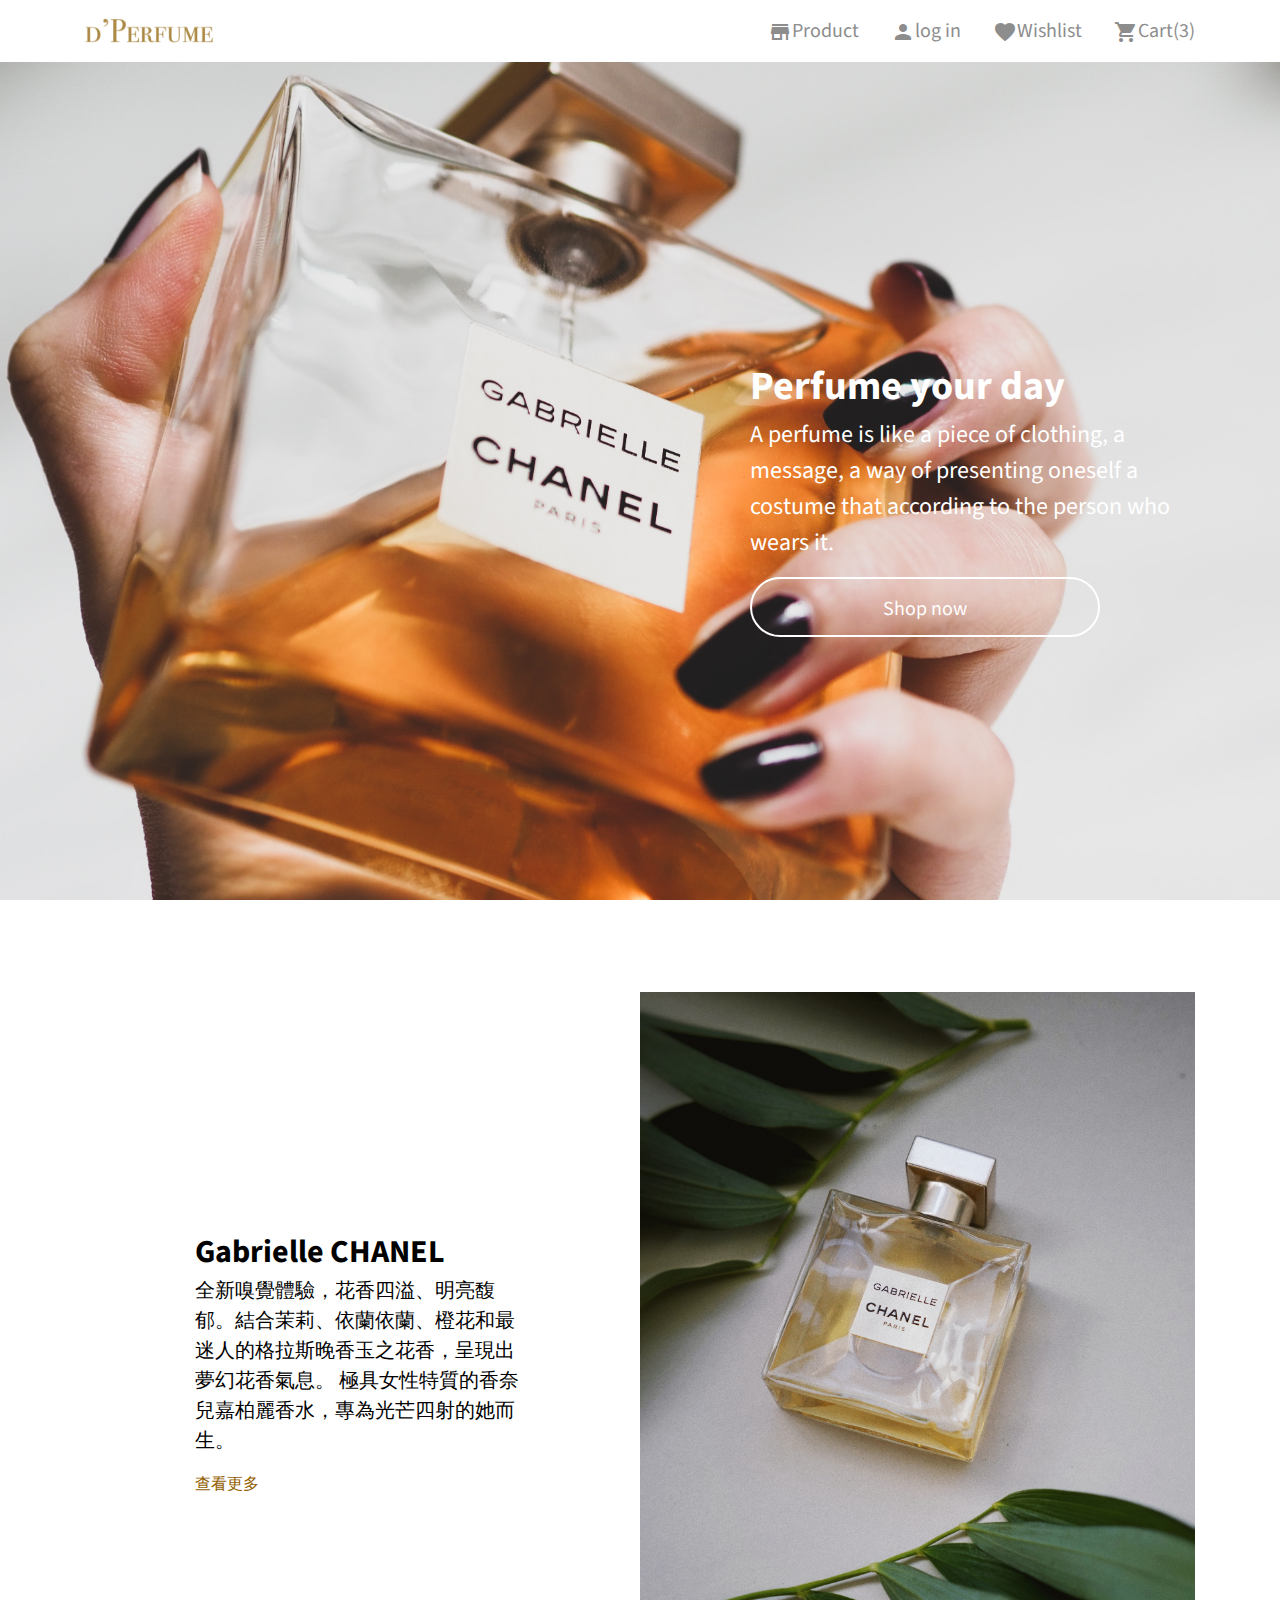
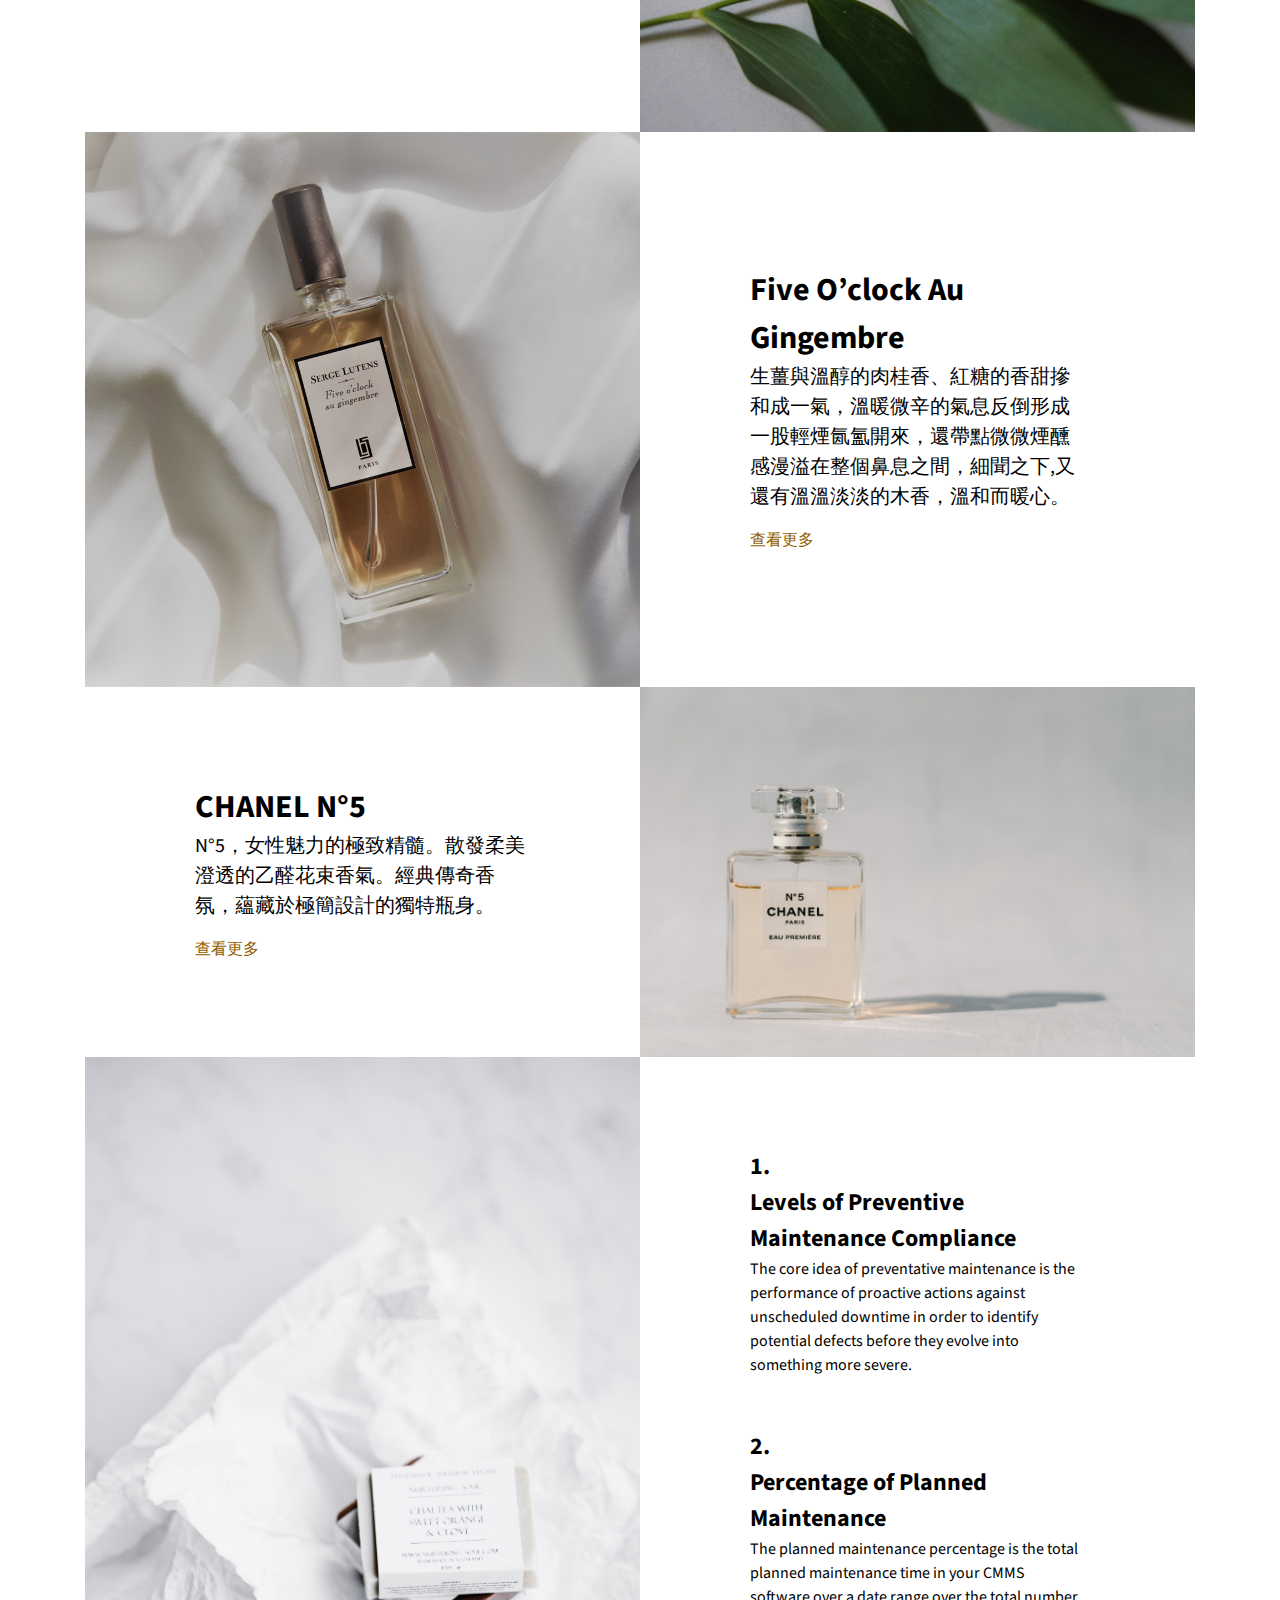
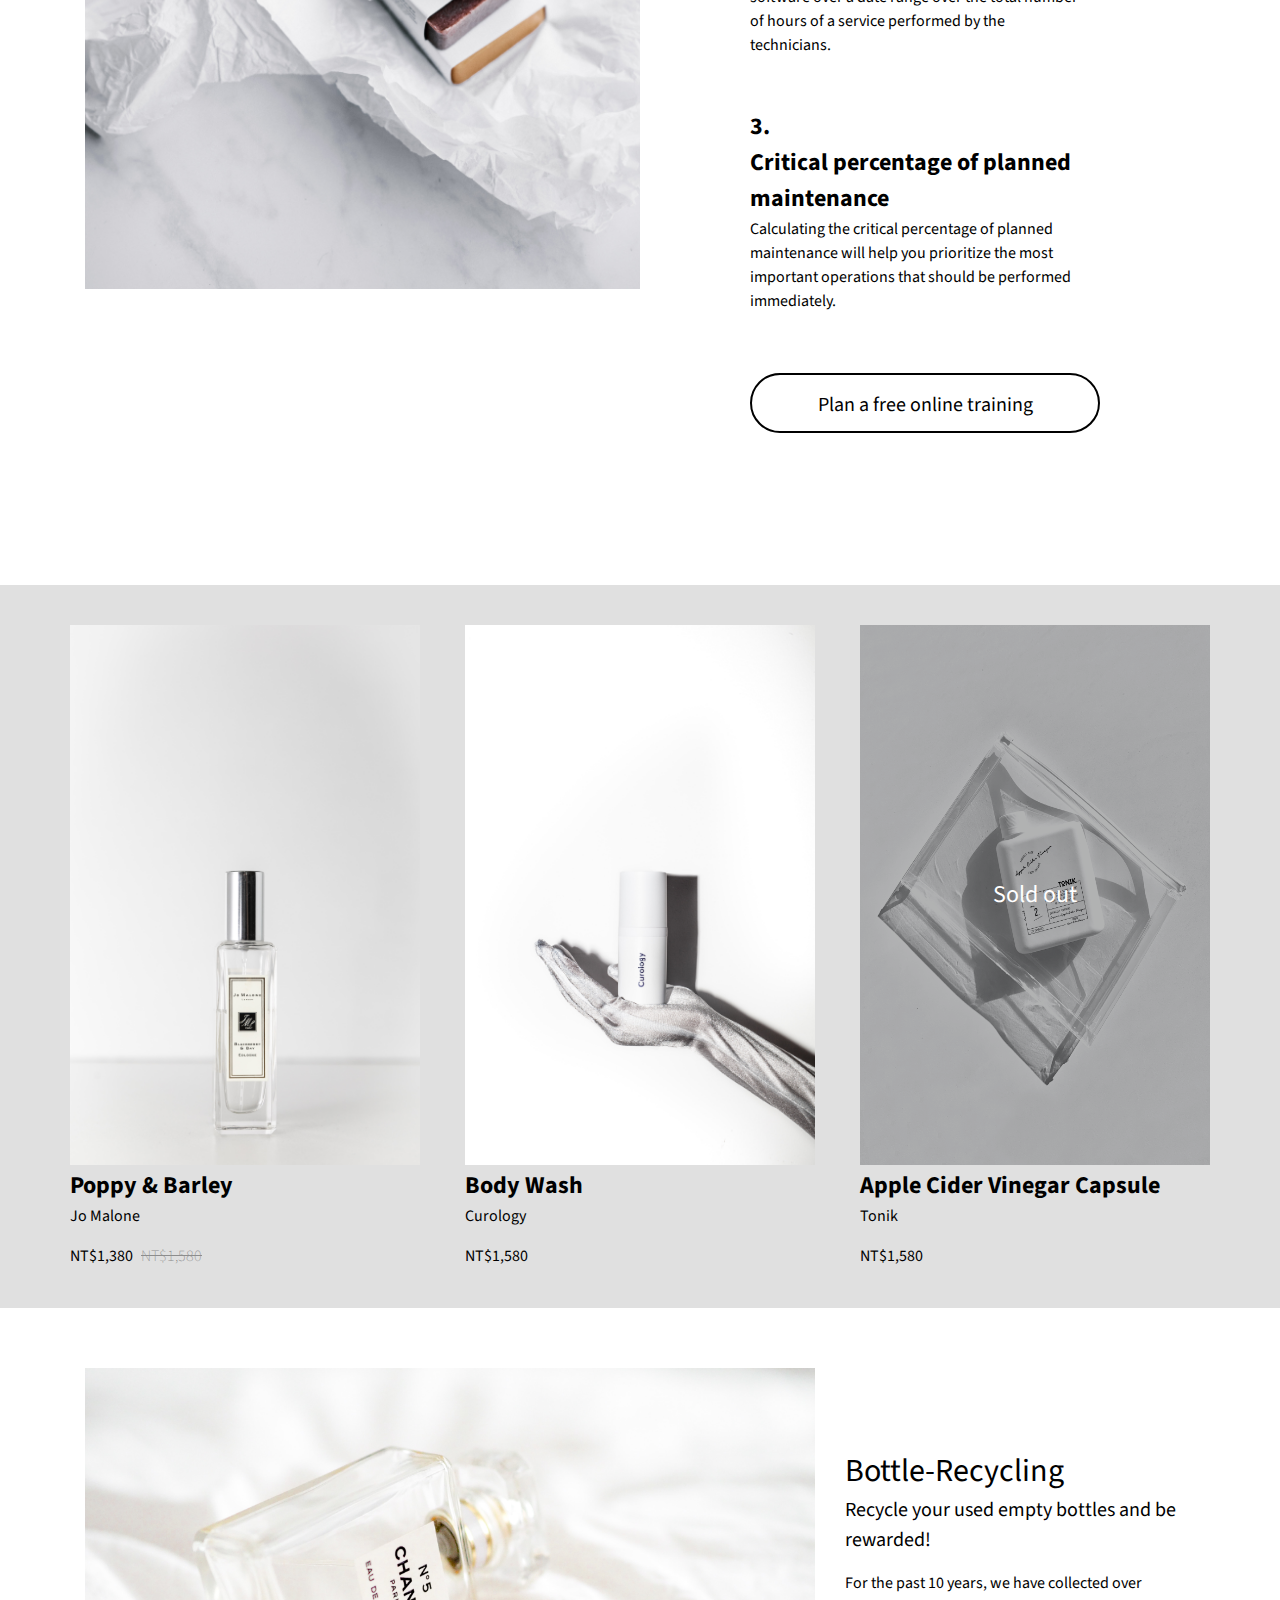
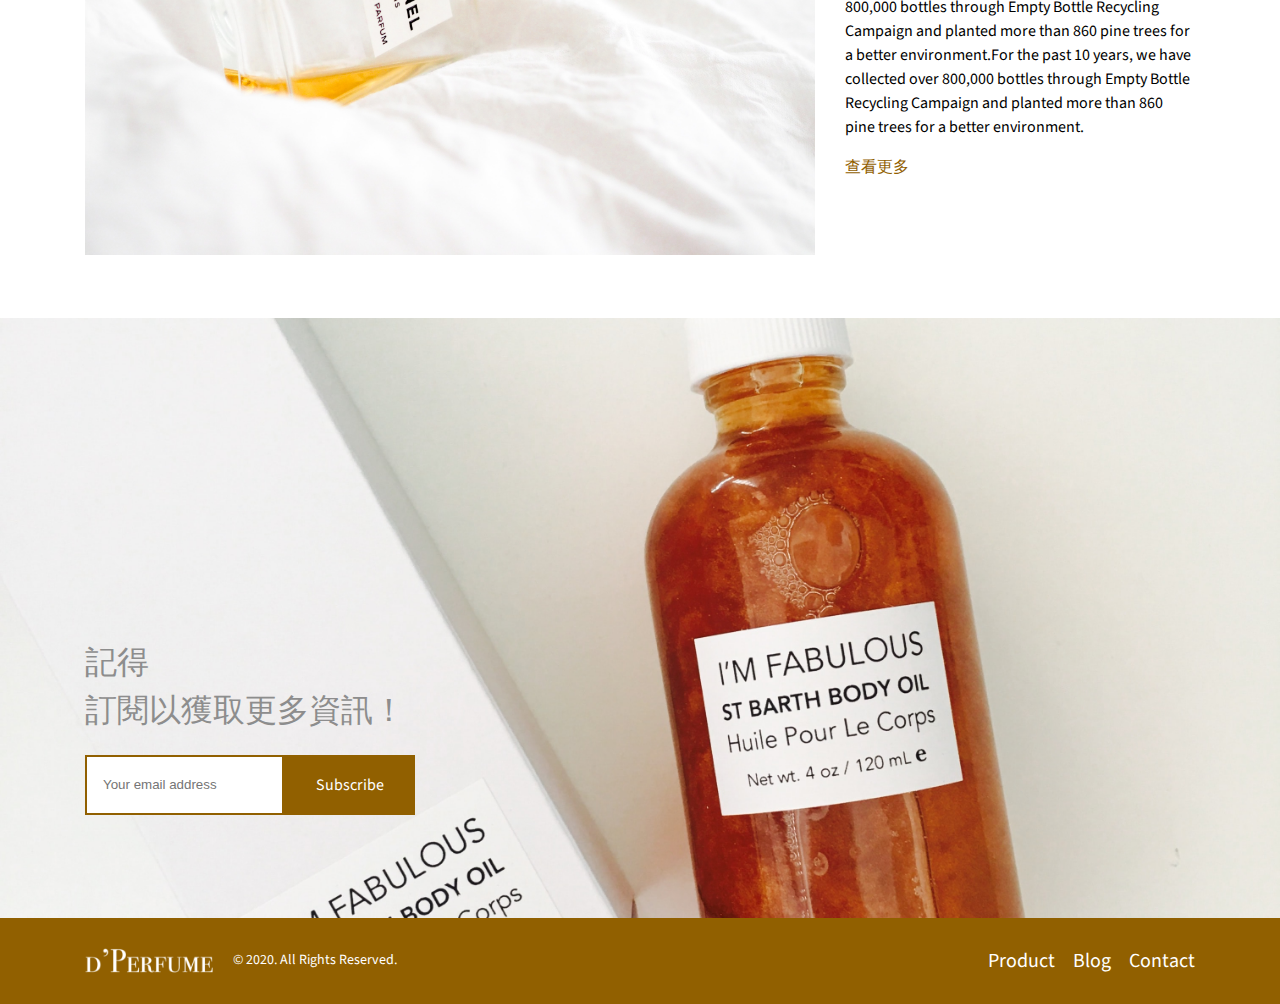
<file: index.html>
<!DOCTYPE html>
<html lang="en">

<head>
    <meta charset="UTF-8">
    <meta name="viewport" content="width=device-width, initial-scale=1.0">
    <meta http-equiv="X-UA-Compatible" content="ie=edge">
    <title>香水電商</title>

    <!-- Google Font -->
    <link rel="preconnect" href="https://fonts.googleapis.com">
    <link rel="preconnect" href="https://fonts.gstatic.com" crossorigin>
    <link href="https://fonts.googleapis.com/css2?family=Source+Sans+Pro&display=swap" rel="stylesheet">

    <!-- Google Font Icon-->
    <link href="https://fonts.googleapis.com/icon?family=Material+Icons" rel="stylesheet">
    <link rel="stylesheet" href="css/all.css">
</head>

<body>
    <div class="header container">
        <h1 class="logo"><a href="index.html"><img src="images/d’Perfume.png" alt="logo"></a></h1>
        <ul class="menu">
            <li><a href="product-list.html"><span class="material-icons">store</span>Product</a></li>
            <li><a href="login.html"><span class="material-icons">person</span>log in</a></li>
            <li><a href="#"><span class="material-icons">favorite</span>Wishlist</a></li>
            <li><a href="#"><span class="material-icons">shopping_cart</span>Cart(3)</a></li>
        </ul>
        <ul class="navbar">
            <li><a href="#"><span class="material-icons">shopping_cart</span><em class="text-white">3</em></a></li>
            <li><a href="#" class="humber-icon"><span class="material-icons">menu</span></a></li>
        </ul>
        <ul class="dropdown">
            <li><a href="product-list.html">Product</a></li>
            <li><a href="#">Wishlist</a></li>
            <li><a href="#">Blog</a></li>
            <li><a href="#">Contact</a></li>
            <li><a href="login.html">log in</a></li>
            <li><a href="member.html">Mypage</a></li>
        </ul>
    </div>
    <div class="banner">
        <div class="banner-body container">
            <div class="banner-img-overlay text-white">
                <div class="banner-title">Perfume your day</div>
                <div class="banner-text">A perfume is like a piece of clothing, a message, a way of presenting oneself
                    a
                    costume that according to the person who wears it.</div>
                <a href="#" class="mt-2 text-white">Shop now</a>
            </div>
        </div>
    </div>
    <ul class="information container">
        <li class="information-item information-item-reverse">
            <div class="information-img">
                <img src="images/index2.jpg" alt="index2">
            </div>
            <div class="information-content">
                <h2>Gabrielle CHANEL</h2>
                <p>全新嗅覺體驗，花香四溢、明亮馥郁。結合茉莉、依蘭依蘭、橙花和最迷人的格拉斯晚香玉之花香，呈現出夢幻花香氣息。 極具女性特質的香奈兒嘉柏麗香水，專為光芒四射的她而生。</p>
                <a href="#">查看更多</a>
            </div>
        </li>
        <li class="information-item">
            <div class="information-img">
                <img src="images/index3.png" alt="index3">
            </div>
            <div class="information-content">
                <h2>Five O’clock Au Gingembre</h2>
                <p>生薑與溫醇的肉桂香、紅糖的香甜摻和成一氣，溫暖微辛的氣息反倒形成一股輕煙氤氳開來，還帶點微微煙醺感漫溢在整個鼻息之間，細聞之下,又還有溫溫淡淡的木香，溫和而暖心。</p>
                <a href="#">查看更多</a>
            </div>
        </li>
        <li class="information-item information-item-reverse">
            <div class="information-img">
                <img src="images/index4.jpg" alt="index4">
            </div>
            <div class="information-content">
                <h2>CHANEL N°5</h2>
                <p>N°5，女性魅力的極致精髓。散發柔美澄透的乙醛花束香氣。經典傳奇香氛，蘊藏於極簡設計的獨特瓶身。</p>
                <a href="#">查看更多</a>
            </div>
        </li>
        <li class="information-item">
            <div class="information-img">
                <img src="images/index5.jpg" alt="index5">
            </div>
            <ul class="information-content-list">
                <li>
                    <h3>1.<br>Levels of Preventive Maintenance Compliance</h3>
                    <p>The core idea of preventative maintenance is the performance of proactive actions against
                        unscheduled downtime in order to identify potential defects before they evolve into
                        something more
                        severe.</p>
                </li>
                <li>
                    <h3>2.<br>Percentage of Planned Maintenance</h3>
                    <p>The planned maintenance percentage is the total planned maintenance time in your CMMS software
                        over a date range over the total number of hours of a service performed by the technicians.</p>
                </li>
                <li>
                    <h3>3.<br>Critical percentage of planned maintenance</h3>
                    <p>Calculating the critical percentage of planned maintenance will help you prioritize the most
                        important operations that should be performed immediately.</p>
                </li>
                <li>
                    <a href="#" class="mt-1">Plan a free online training</a>
                </li>
            </ul>
        </li>
    </ul>
    <div class="bg-gray">
        <ul class="product container">
            <li>
                <div class="product-img">
                    <img src="images/index6.jpg" alt="index6">
                </div>
                <h2>Poppy & Barley</h2>
                <div class="name">Jo Malone</div>
                <div class="price mt-2">NT$1,380<span>NT$1,580</span></div>
            </li>
            <li>
                <div class="product-img">
                    <img src="images/index7.jpg" alt="index7">
                </div>
                <h2>Body Wash</h2>
                <div class="name">Curology</div>
                <div class="price mt-2">NT$1,580</div>
            </li>
            <li>
                <div class="product-img">
                    <span class="text-white">Sold out</span>
                    <img src="images/index8.jpg" alt="index8">
                </div>
                <h2>Apple Cider Vinegar Capsule</h2>
                <div class="name">Tonik</div>
                <div class="price mt-2">NT$1,580</div>
            </li>
        </ul>
    </div>
    <div class="recommend container">
        <div class="recommend-img">
            <img src="images/index9.jpg" alt="index9">
        </div>
        <div class="recommend-content">
            <h2>Bottle-Recycling</h2>
            <span>Recycle your used empty bottles and be rewarded!</span>
            <p>For the past 10 years, we have collected over 800,000 bottles through Empty Bottle Recycling
                Campaign and planted more than 860 pine trees for a better environment.For the past 10 years, we
                have collected over 800,000 bottles through Empty Bottle Recycling Campaign and planted more than
                860 pine trees for a better environment.</p>
            <a href="#">查看更多</a>
        </div>
    </div>
    <div class="subscribe">
        <div class="subscribe-body container">
            <label for="subscribe">
                記得<br>訂閱以獲取更多資訊！
            </label>
            <div class="input-group">
                <input type="email" id="subscribe" placeholder="Your email address">
                <a href="#" class="subscribe-btn text-white bg-primary">Subscribe</a>
            </div>
        </div>
    </div>
    <div class="bg-primary">
        <div class="footer container">
            <div class="footer-inner">
                <a href="index.html" class="logo"><img src="images/d’Perfumewhite.png" alt="logo"></a>
                <div class="footer-text text-white">© 2020. All Rights Reserved.</div>
            </div>
            <ul class="footer-menu">
                <li><a href="#" class="text-white">Product</a></li>
                <li><a href="#" class="text-white">Blog</a></li>
                <li><a href="#" class="text-white">Contact</a></li>
            </ul>
        </div>
    </div>

    <!-- 自定義JS -->
    <script src="js/all.js"></script>
</body>

</html>
</file>
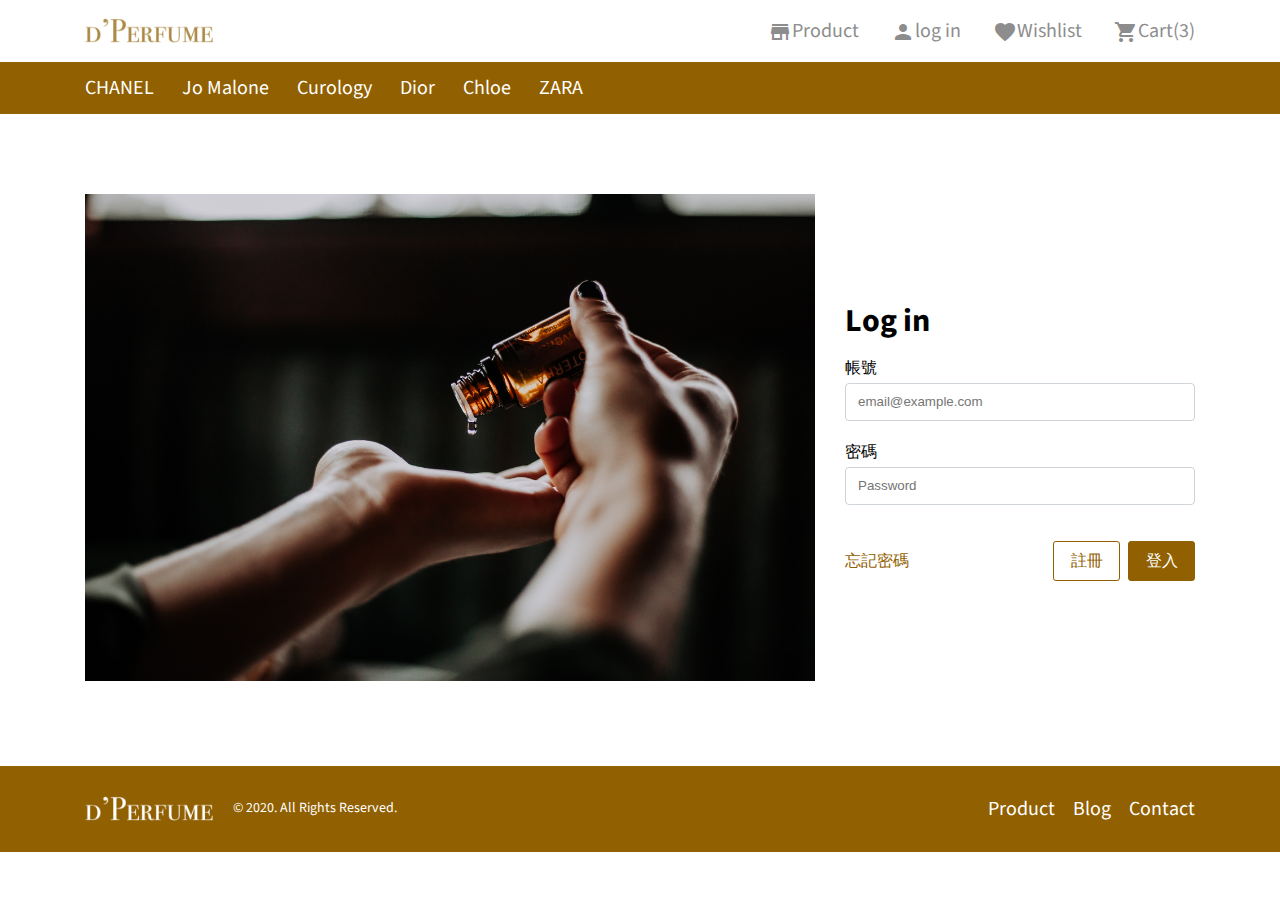
<file: login.html>
<!DOCTYPE html>
<html lang="en">

<head>
    <meta charset="UTF-8">
    <meta name="viewport" content="width=device-width, initial-scale=1.0">
    <meta http-equiv="X-UA-Compatible" content="ie=edge">
    <title>香水電商</title>

    <!-- Google Font -->
    <link rel="preconnect" href="https://fonts.googleapis.com">
    <link rel="preconnect" href="https://fonts.gstatic.com" crossorigin>
    <link href="https://fonts.googleapis.com/css2?family=Source+Sans+Pro&display=swap" rel="stylesheet">

    <!-- Google Font Icon-->
    <link href="https://fonts.googleapis.com/icon?family=Material+Icons" rel="stylesheet">
    <link rel="stylesheet" href="css/all.css">
</head>

<body>
    <div class="header container">
        <h1 class="logo"><a href="index.html"><img src="images/d’Perfume.png" alt="logo"></a></h1>
        <ul class="menu">
            <li><a href="product-list.html"><span class="material-icons">store</span>Product</a></li>
            <li><a href="#"><span class="material-icons">person</span>log in</a></li>
            <li><a href="#"><span class="material-icons">favorite</span>Wishlist</a></li>
            <li><a href="#"><span class="material-icons">shopping_cart</span>Cart(3)</a></li>
        </ul>
        <ul class="navbar">
            <li><a href="#"><span class="material-icons">shopping_cart</span><em class="text-white">3</em></a></li>
            <li><a href="#" class="humber-icon"><span class="material-icons">menu</span></a></li>
        </ul>
        <ul class="dropdown">
            <li><a href="product-list.html">Product</a></li>
            <li><a href="#">Wishlist</a></li>
            <li><a href="#">Blog</a></li>
            <li><a href="#">Contact</a></li>
            <li><a href="login.html">log in</a></li>
            <li><a href="member.html">Mypage</a></li>
        </ul>
    </div>
    <div class="bg-primary">
        <ul class="category container">
            <li><a href="product-list.html">CHANEL</a></li>
            <li><a href="product-list.html">Jo Malone</a></li>
            <li><a href="product-list.html">Curology</a></li>
            <li><a href="product-list.html">Dior</a></li>
            <li><a href="product-list.html">Chloe</a></li>
            <li><a href="product-list.html">ZARA</a></li>
        </ul>
    </div>
    <div class="login container">
        <div class="login-img">
            <img src="images/login1.jpg" alt="login1">
        </div>
        <form>
            <div class="h2">Log in</div>
            <div class="form-group">
                <label for="account">帳號</label>
                <input type="text" name="account" id="account" placeholder="email@example.com">
            </div>
            <div class="form-group">
                <label for="password">密碼</label>
                <input type="password" name="password" id="password" placeholder="Password">
            </div>
            <div class="form-btn-group mt-2">
                <div class="forget-btn">
                    <a href="#" class="text-primary">忘記密碼</a>
                </div>
                <div class="btn-group">
                    <a href="#" class="register-btn text-primary">註冊</a>
                    <a href="#" class="login-btn bg-primary text-white">登入</a>
                </div>
            </div>
        </form>
    </div>
    </div>
    <div class="bg-primary">
        <div class="footer container">
            <div class="footer-inner">
                <a href="index.html" class="logo"><img src="images/d’Perfumewhite.png" alt="logo"></a>
                <div class="footer-text text-white">© 2020. All Rights Reserved.</div>
            </div>
            <ul class="footer-menu">
                <li><a href="#" class="text-white">Product</a></li>
                <li><a href="#" class="text-white">Blog</a></li>
                <li><a href="#" class="text-white">Contact</a></li>
            </ul>
        </div>
    </div>

    <!-- 自定義JS -->
    <script src="js/all.js"></script>
</body>

</html>
</file>
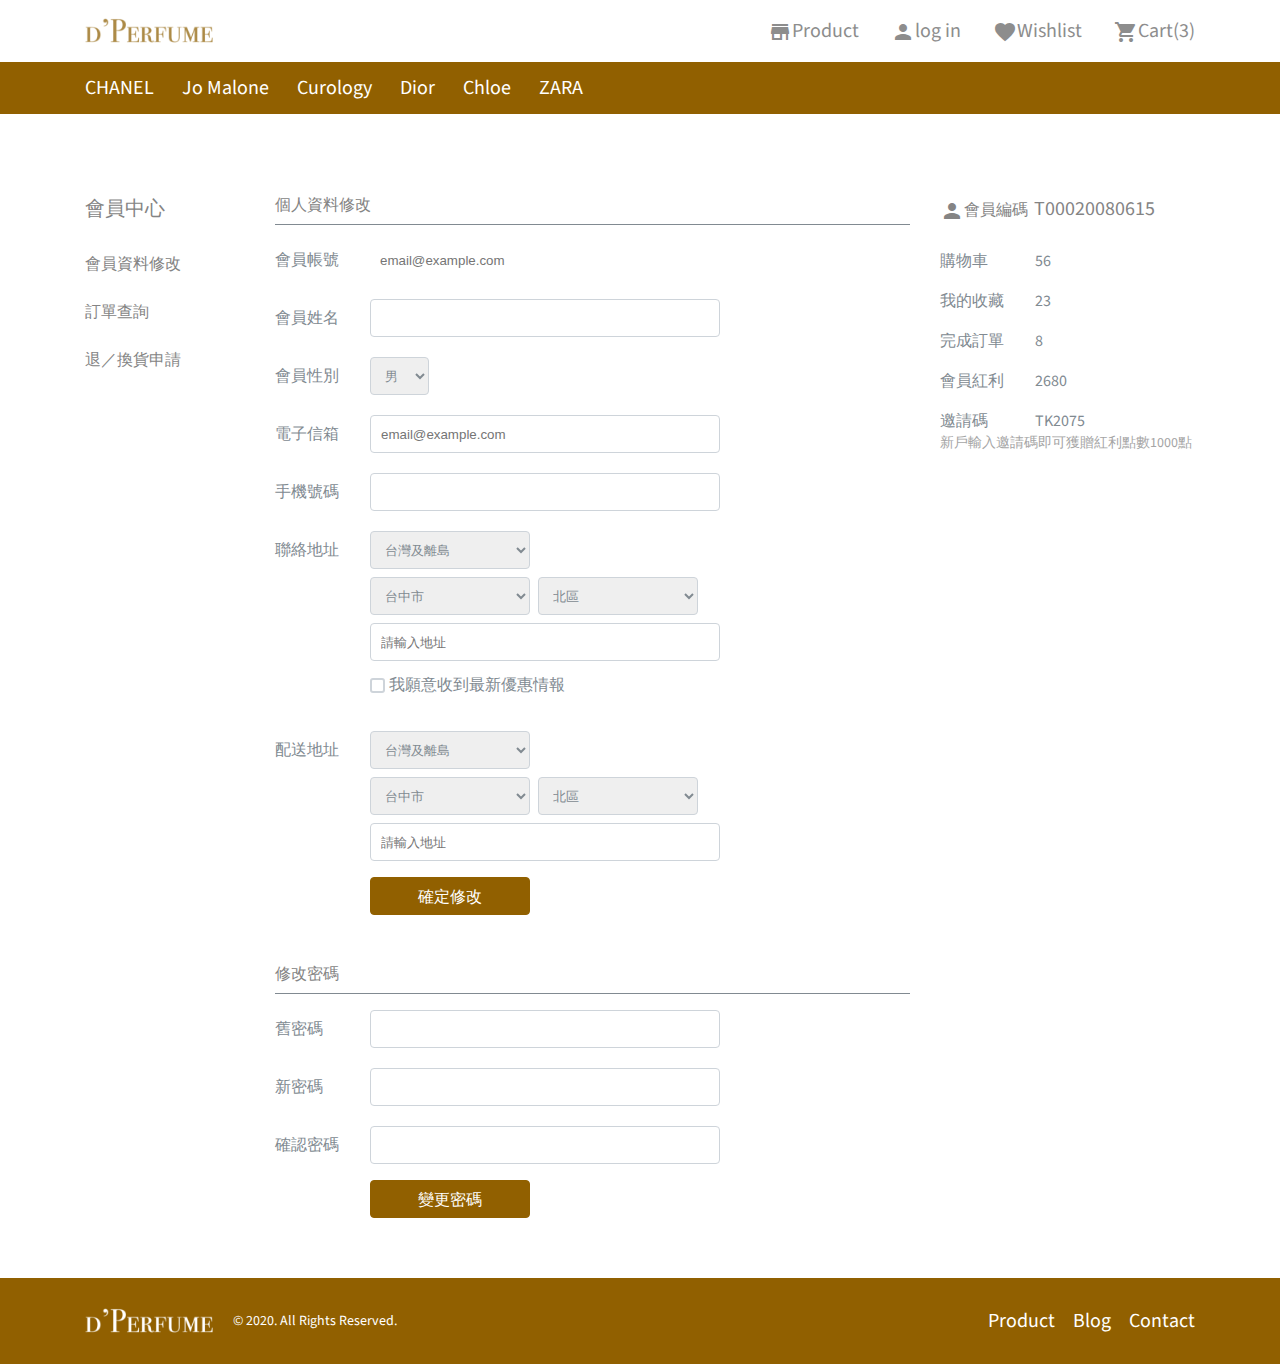
<file: member.html>
<!DOCTYPE html>
<html lang="en">

<head>
    <meta charset="UTF-8">
    <meta name="viewport" content="width=device-width, initial-scale=1.0">
    <meta http-equiv="X-UA-Compatible" content="ie=edge">
    <title>香水電商</title>

    <!-- Google Font -->
    <link rel="preconnect" href="https://fonts.googleapis.com">
    <link rel="preconnect" href="https://fonts.gstatic.com" crossorigin>
    <link href="https://fonts.googleapis.com/css2?family=Source+Sans+Pro&display=swap" rel="stylesheet">

    <!-- Google Font Icon-->
    <link href="https://fonts.googleapis.com/icon?family=Material+Icons" rel="stylesheet">
    <link rel="stylesheet" href="css/all.css">
</head>

<body>
    <div class="header container">
        <h1 class="logo"><a href="index.html"><img src="images/d’Perfume.png" alt="logo"></a></h1>
        <ul class="menu">
            <li><a href="product-list.html"><span class="material-icons">store</span>Product</a></li>
            <li><a href="login.html"><span class="material-icons">person</span>log in</a></li>
            <li><a href="#"><span class="material-icons">favorite</span>Wishlist</a></li>
            <li><a href="#"><span class="material-icons">shopping_cart</span>Cart(3)</a></li>
        </ul>
        <ul class="navbar">
            <li><a href="#"><span class="material-icons">shopping_cart</span><em class="text-white">3</em></a></li>
            <li><a href="#" class="humber-icon"><span class="material-icons">menu</span></a></li>
        </ul>
        <ul class="dropdown">
            <li><a href="product-list.html">Product</a></li>
            <li><a href="#">Wishlist</a></li>
            <li><a href="#">Blog</a></li>
            <li><a href="#">Contact</a></li>
            <li><a href="login.html">log in</a></li>
            <li><a href="member.html">Mypage</a></li>
        </ul>
    </div>
    <div class="bg-primary">
        <ul class="category container">
            <li><a href="product-list.html">CHANEL</a></li>
            <li><a href="product-list.html">Jo Malone</a></li>
            <li><a href="product-list.html">Curology</a></li>
            <li><a href="product-list.html">Dior</a></li>
            <li><a href="product-list.html">Chloe</a></li>
            <li><a href="product-list.html">ZARA</a></li>
        </ul>
    </div>
    <div class="member container">
        <div class="member-center">
            <h2 class="m-none">會員中心</h2>
            <ul class="member-menu">
                <li><a href="#">會員資料修改</a></li>
                <li><a href="#">訂單查詢</a></li>
                <li><a href="#">退／換貨申請</a></li>
            </ul>
        </div>
        <div class="member-content">
            <h2 class="pb-1 mb-2">個人資料修改</h2>
            <form>
                <div class="form-group">
                    <label for="account" class="form-label">會員帳號</label>
                    <input type="text" class="form-control" name="account" id="account" placeholder="email@example.com"
                        readonly>
                </div>
                <div class="form-group">
                    <label for="username" class="form-label">會員姓名</label>
                    <input type="text" class="form-control" name="username" id="username">
                </div>
                <div class="form-group">
                    <label for="gender" class="form-label">會員性別</label>
                    <select class="form-select form-select-sm" name="gender" id="gender">
                        <option value="男">男</option>
                        <option value="女">女</option>
                    </select>
                </div>
                <div class="form-group">
                    <label for="email" class="form-label">電子信箱</label>
                    <input type="email" class="form-control" name="email" id="email" placeholder="email@example.com">
                </div>
                <div class="form-group">
                    <label for="phone" class="form-label">手機號碼</label>
                    <input type="tel" class="form-control" name="phone" id="phone">
                </div>
                <div class="form-group">
                    <label for="contact-area" class="form-label">聯絡地址</label>
                    <div class="form-group2">
                        <select class="form-select mb-1" name="contact-area" id="contact-area">
                            <option value="台灣及離島">台灣及離島</option>
                            <option value="外國">外國</option>
                        </select>
                        <div class="row">
                            <select class="form-select mb-1 me-1" name="contact-county" id="contact-county">
                                <option value="台中市">台中市</option>
                            </select>
                            <select class="form-select mb-1" name="contact-postcode" id="contact-postcode">
                                <option value="400">北區</option>
                            </select>
                        </div>
                        <input type="text" class="form-control" name="contact-address" id="contact-address" placeholder="請輸入地址">
                        <div class="form-check">
                            <input class="form-check-input" type="checkbox" name="agree" id="agree">
                            <label class="form-check-label" for="agree">我願意收到最新優惠情報</label>
                        </div>
                    </div>
                </div>
                <div class="form-group">
                    <label for="delivery-area" class="form-label">配送地址</label>
                    <div class="form-group2">
                        <select class="form-select mb-1" name="delivery-area" id="delivery-area">
                            <option value="台灣及離島">台灣及離島</option>
                            <option value="外國">外國</option>
                        </select>
                        <div class="row">
                            <select class="form-select mb-1 me-1" name="delivery-county" id="delivery-county">
                                <option value="台中市">台中市</option>
                            </select>
                            <select class="form-select mb-1" name="delivery-postcode" id="delivery-postcode">
                                <option value="400">北區</option>
                            </select>
                        </div>
                        <input type="text" class="form-control" name="delivery-address" id="delivery-address"
                            placeholder="請輸入地址">
                    </div>
                </div>
                <a href="#" class="submit-btn bg-primary text-white">確定修改</a>
            </form>
            <h2 class="pb-1 mb-2 mt-6">修改密碼</h2>
            <form>
                <div class="form-group">
                    <label for="oldPassword" class="form-label">舊密碼</label>
                    <input type="password" class="form-control" name="oldPassword" id="oldPassword">
                </div>
                <div class="form-group">
                    <label for="newPassword" class="form-label">新密碼</label>
                    <input type="password" class="form-control" name="newPassword" id="newPassword">
                </div>
                <div class="form-group">
                    <label for="confirmNewPasswrod" class="form-label">確認密碼</label>
                    <input type="password" class="form-control" name="confirmNewPasswrod" id="confirmNewPasswrod">
                </div>
                <a href="#" class="submit-btn bg-primary text-white">變更密碼</a>
            </form>
        </div>
        <div class="member-info">
            <h2><span class="material-icons">person</span>會員編碼<span class="no">T00020080615</span></h2>
            <ul>
                <li class="mb-2">
                    <div class="row">
                        <div class="name">購物車</div>
                        <div class="number">56</div>
                    </div>
                </li>
                <li class="mb-2">
                    <div class="row">
                        <div class="name">我的收藏</div>
                        <div class="number">23</div>
                    </div>
                </li>
                <li class="mb-2">
                    <div class="row">
                        <div class="name">完成訂單</div>
                        <div class="number">8</div>
                    </div>
                </li>
                <li class="mb-2">
                    <div class="row">
                        <div class="name">會員紅利</div>
                        <div class="number">2680</div>
                    </div>
                </li>
                <li class="mb-2">
                    <div class="row">
                        <div class="name">邀請碼</div>
                        <div class="number">TK2075</div>
                    </div>
                    <span class="remark">新戶輸入邀請碼即可獲贈紅利點數1000點</span>
                </li>
            </ul>
        </div>
    </div>
    <div class="bg-primary">
        <div class="footer container">
            <div class="footer-inner">
                <a href="index.html" class="logo"><img src="images/d’Perfumewhite.png" alt="logo"></a>
                <div class="footer-text text-white">© 2020. All Rights Reserved.</div>
            </div>
            <ul class="footer-menu">
                <li><a href="#" class="text-white">Product</a></li>
                <li><a href="#" class="text-white">Blog</a></li>
                <li><a href="#" class="text-white">Contact</a></li>
            </ul>
        </div>
    </div>

    <!-- 自定義JS -->
    <script src="js/all.js"></script>
</body>

</html>
</file>
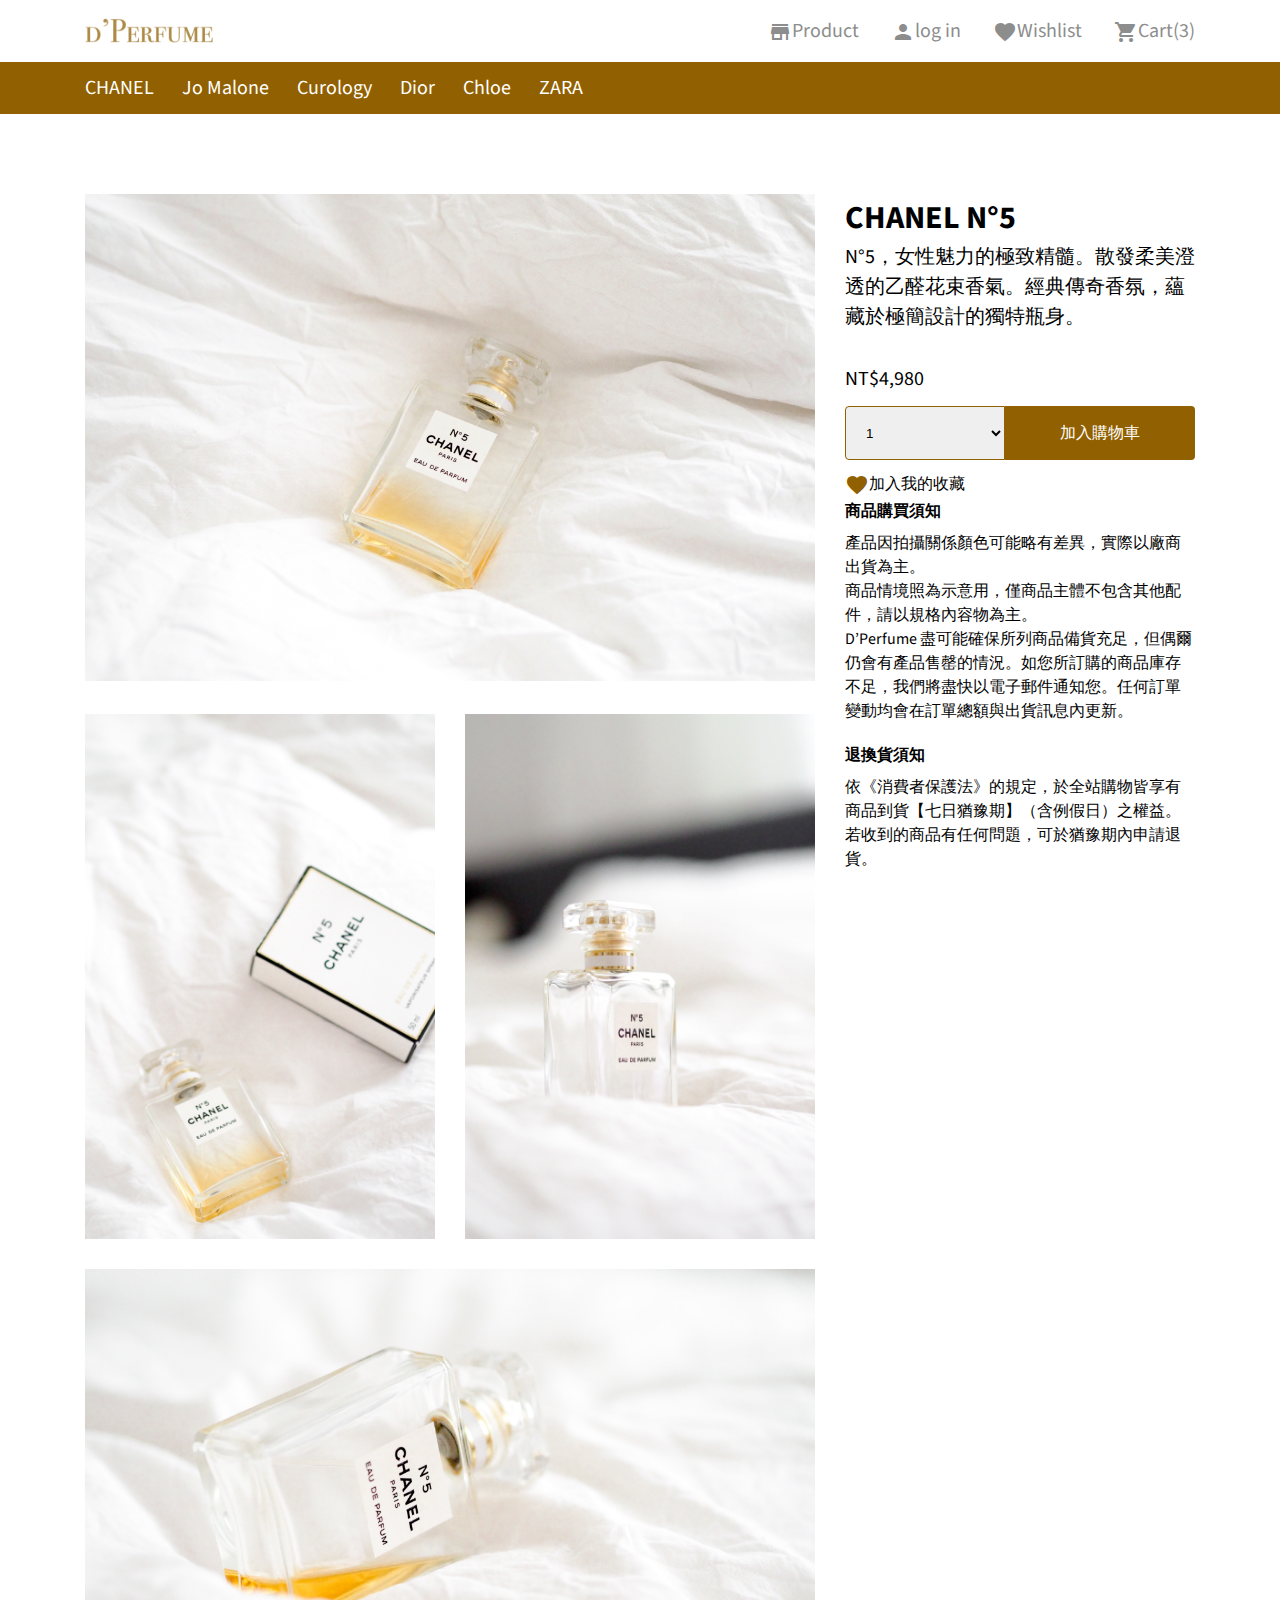
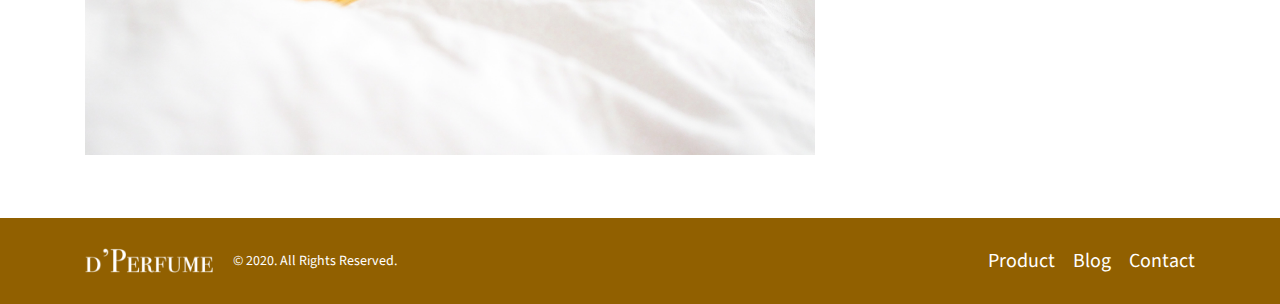
<file: product-detail.html>
<!DOCTYPE html>
<html lang="en">

<head>
    <meta charset="UTF-8">
    <meta name="viewport" content="width=device-width, initial-scale=1.0">
    <meta http-equiv="X-UA-Compatible" content="ie=edge">
    <title>香水電商</title>

    <!-- Google Font -->
    <link rel="preconnect" href="https://fonts.googleapis.com">
    <link rel="preconnect" href="https://fonts.gstatic.com" crossorigin>
    <link href="https://fonts.googleapis.com/css2?family=Source+Sans+Pro&display=swap" rel="stylesheet">

    <!-- Google Font Icon-->
    <link href="https://fonts.googleapis.com/icon?family=Material+Icons" rel="stylesheet">
    <link rel="stylesheet" href="css/all.css">
</head>

<body>
    <div class="header container">
        <h1 class="logo"><a href="index.html"><img src="images/d’Perfume.png" alt="logo"></a></h1>
        <ul class="menu">
            <li><a href="product-list.html"><span class="material-icons">store</span>Product</a></li>
            <li><a href="login.html"><span class="material-icons">person</span>log in</a></li>
            <li><a href="#"><span class="material-icons">favorite</span>Wishlist</a></li>
            <li><a href="#"><span class="material-icons">shopping_cart</span>Cart(3)</a></li>
        </ul>
        <ul class="navbar">
            <li><a href="#"><span class="material-icons">shopping_cart</span><em class="text-white">3</em></a></li>
            <li><a href="#" class="humber-icon"><span class="material-icons">menu</span></a></li>
        </ul>
        <ul class="dropdown">
            <li><a href="product-list.html">Product</a></li>
            <li><a href="#">Wishlist</a></li>
            <li><a href="#">Blog</a></li>
            <li><a href="#">Contact</a></li>
            <li><a href="login.html">log in</a></li>
            <li><a href="member.html">Mypage</a></li>
        </ul>
    </div>
    <div class="bg-primary">
        <ul class="category container">
            <li><a href="product-list.html">CHANEL</a></li>
            <li><a href="product-list.html">Jo Malone</a></li>
            <li><a href="product-list.html">Curology</a></li>
            <li><a href="product-list.html">Dior</a></li>
            <li><a href="product-list.html">Chloe</a></li>
            <li><a href="product-list.html">ZARA</a></li>
        </ul>
    </div>
    <div class="product-detail container">
        <div class="product-detail-img">
            <img class="detail-img-top" src="images/product1.jpg" alt="product1">
            <div class="img-group">
                <img class="img-group-first" src="images/product2.jpg" alt="product2">
                <img src="images/product3.jpg" alt="product3">
            </div>
            <img src="images/index9.jpg" alt="index9">
        </div>
        <div class="product-detail-body">
            <img class="img-top" src="images/product1.jpg" alt="product1">
            <h2>CHANEL N°5</h2>
            <div class="text mb-4">N°5，女性魅力的極致精髓。散發柔美澄透的乙醛花束香氣。經典傳奇香氛，蘊藏於極簡設計的獨特瓶身。</div>
            <div class="price">NT$4,980</div>
            <div class="btn-group">
                <select>
                    <option value="1">1</option>
                    <option value="2">2</option>
                    <option value="3">3</option>
                </select>
                <a href="#" class="bg-primary text-white">加入購物車</a>
            </div>
            <a href="#"><span class="material-icons text-primary">favorite</span>加入我的收藏</a>
            <div class="info mt-10">
                <div class="h3 mb-1">商品購買須知</div>
                <p>產品因拍攝關係顏色可能略有差異，實際以廠商出貨為主。<br>商品情境照為示意用，僅商品主體不包含其他配件，請以規格內容物為主。<br>D’Perfume
                    盡可能確保所列商品備貨充足，但偶爾仍會有產品售罄的情況。如您所訂購的商品庫存不足，我們將盡快以電子郵件通知您。任何訂單變動均會在訂單總額與出貨訊息內更新。</p>
            </div>
            <div class="info">
                <div class="h3 mb-1">退換貨須知</div>
                <p>依《消費者保護法》的規定，於全站購物皆享有商品到貨【七日猶豫期】（含例假日）之權益。若收到的商品有任何問題，可於猶豫期內申請退貨。</p>
            </div>
        </div>
    </div>
    <div class="bg-primary">
        <div class="footer container">
            <div class="footer-inner">
                <a href="index.html" class="logo"><img src="images/d’Perfumewhite.png" alt="logo"></a>
                <div class="footer-text text-white">© 2020. All Rights Reserved.</div>
            </div>
            <ul class="footer-menu">
                <li><a href="#" class="text-white">Product</a></li>
                <li><a href="#" class="text-white">Blog</a></li>
                <li><a href="#" class="text-white">Contact</a></li>
            </ul>
        </div>
    </div>

    <!-- 自定義JS -->
    <script src="js/all.js"></script>
</body>

</html>
</file>
<file: css/all.css>
@charset "UTF-8";
/* http://meyerweb.com/eric/tools/css/reset/ 
   v2.0 | 20110126
   License: none (public domain)
*/
html, body, div, span, applet, object, iframe,
h1, h2, h3, h4, h5, h6, p, blockquote, pre,
a, abbr, acronym, address, big, cite, code,
del, dfn, em, img, ins, kbd, q, s, samp,
small, strike, strong, sub, sup, tt, var,
b, u, i, center,
dl, dt, dd, ol, ul, li,
fieldset, form, label, legend,
table, caption, tbody, tfoot, thead, tr, th, td,
article, aside, canvas, details, embed,
figure, figcaption, footer, header, hgroup,
menu, nav, output, ruby, section, summary,
time, mark, audio, video {
  margin: 0;
  padding: 0;
  border: 0;
  font-size: 100%;
  font: inherit;
  vertical-align: baseline;
}

/* HTML5 display-role reset for older browsers */
article, aside, details, figcaption, figure,
footer, header, hgroup, menu, nav, section {
  display: block;
}

body {
  line-height: 1;
}

ol, ul {
  list-style: none;
}

blockquote, q {
  quotes: none;
}

blockquote:before, blockquote:after,
q:before, q:after {
  content: '';
  content: none;
}

table {
  border-collapse: collapse;
  border-spacing: 0;
}

*, *:before, *:after {
  -webkit-box-sizing: border-box;
          box-sizing: border-box;
}

img {
  width: 100%;
  height: auto;
}

body {
  font-family: 'Source Sans Pro', sans-serif;
  font-size: 16px;
}

a {
  text-decoration: none;
  color: #000000;
  font-size: 16px;
}

.mt-1 {
  margin-top: 8px;
}

.mt-2 {
  margin-top: 16px;
}

.mb-1 {
  margin-bottom: 8px;
}

.mb-2 {
  margin-bottom: 16px;
}

.mb-3 {
  margin-bottom: 24px;
}

.mb-4 {
  margin-bottom: 32px;
}

.mt-6 {
  margin-top: 48px;
}

.mb-10 {
  margin-bottom: 80px;
}

.me-1 {
  margin-right: 8px;
}

.bg-gray {
  background: #E0E0E0;
}

.bg-primary {
  background: #916000;
}

.text-primary {
  color: #916000;
}

.text-white {
  color: #ffffff;
}

/* 圖片垂直對齊該行文字的置中位置 */
.material-icons {
  vertical-align: middle;
}

.container {
  max-width: 1140px;
  margin: 0 auto;
  padding: 0 15px;
}

.logo {
  width: 128px;
  height: 38px;
}

.header {
  display: -webkit-box;
  display: -ms-flexbox;
  display: flex;
  -webkit-box-pack: justify;
      -ms-flex-pack: justify;
          justify-content: space-between;
  -webkit-box-align: center;
      -ms-flex-align: center;
          align-items: center;
  position: relative;
}

.header .menu {
  display: -webkit-box;
  display: -ms-flexbox;
  display: flex;
}

@media (max-width: 767px) {
  .header .menu {
    display: none;
  }
}

.header .menu li a {
  display: block;
  font-size: 20px;
  line-height: 30px;
  padding: 16px 0 16px 32px;
  color: #8D8D8D;
}

.header .navbar {
  display: none;
}

@media (max-width: 767px) {
  .header .navbar {
    display: -webkit-box;
    display: -ms-flexbox;
    display: flex;
  }
}

.header .navbar li a {
  display: block;
  font-size: 20px;
  line-height: 30px;
  padding: 16px 0 16px 32px;
  color: #8D8D8D;
  position: relative;
}

.header .navbar li a em {
  background: #916000;
  border-radius: 7px;
  position: absolute;
  top: 15px;
  right: -3px;
  display: block;
  width: 16px;
  height: 13px;
  line-height: 13px;
  text-align: center;
  font-size: 12px;
}

.header .dropdown {
  position: absolute;
  left: 0;
  top: 100%;
  width: 100%;
  max-height: 0px;
  -webkit-transition: all 0.8s;
  transition: all 0.8s;
  overflow: hidden;
  z-index: 120;
  background: #ffffff;
}

.header .dropdown li a {
  display: block;
  font-size: 20px;
  line-height: 56px;
  text-align: center;
  background: #707070;
  color: #ffffff;
  margin-bottom: 1px;
}

.header .dropdown li a:hover {
  background: #ffffff;
  color: #916000;
}

.header .dropdown.active {
  max-height: 336px;
}

.banner {
  background-image: url(../images/index1.jpg);
  height: 870px;
  background-size: cover;
  background-attachment: fixed;
  margin-bottom: 60px;
}

@media (max-width: 767px) {
  .banner {
    height: 480px;
    margin-bottom: 40px;
  }
}

.banner .banner-body {
  display: -webkit-box;
  display: -ms-flexbox;
  display: flex;
  -webkit-box-pack: end;
      -ms-flex-pack: end;
          justify-content: flex-end;
  -webkit-box-align: center;
      -ms-flex-align: center;
          align-items: center;
  height: 870px;
}

@media (max-width: 767px) {
  .banner .banner-body {
    height: 480px;
  }
}

.banner .banner-body .banner-img-overlay {
  width: 445px;
}

.banner .banner-body .banner-img-overlay .banner-title {
  font-size: 40px;
  line-height: 60px;
  font-weight: bold;
}

.banner .banner-body .banner-img-overlay .banner-text {
  font-size: 24px;
  line-height: 36px;
}

.banner .banner-body .banner-img-overlay a {
  display: block;
  width: 350px;
  height: 60px;
  line-height: 60px;
  border: 2px solid #ffffff;
  border-radius: 30px;
  text-align: center;
  font-size: 20px;
}

.banner .banner-body .banner-img-overlay a:hover {
  background: #ffffff6e;
}

.information {
  margin-bottom: 60px;
  /* 消除 li 之間的空白問題 */
  font-size: 0;
}

@media (max-width: 767px) {
  .information {
    margin-bottom: 40px;
  }
}

.information .information-item {
  display: -webkit-box;
  display: -ms-flexbox;
  display: flex;
}

@media (max-width: 767px) {
  .information .information-item {
    -webkit-box-orient: vertical;
    -webkit-box-direction: normal;
        -ms-flex-direction: column;
            flex-direction: column;
  }
}

.information .information-item-reverse {
  -webkit-box-orient: horizontal;
  -webkit-box-direction: reverse;
      -ms-flex-direction: row-reverse;
          flex-direction: row-reverse;
}

@media (max-width: 767px) {
  .information .information-item-reverse {
    -webkit-box-orient: vertical;
    -webkit-box-direction: normal;
        -ms-flex-direction: column;
            flex-direction: column;
  }
}

.information .information-content {
  width: 50%;
  display: -webkit-box;
  display: -ms-flexbox;
  display: flex;
  -webkit-box-orient: vertical;
  -webkit-box-direction: normal;
      -ms-flex-direction: column;
          flex-direction: column;
  -webkit-box-pack: center;
      -ms-flex-pack: center;
          justify-content: center;
  padding: 0 110px;
}

@media (max-width: 767px) {
  .information .information-content {
    width: 100%;
    margin-bottom: 32px;
    padding: 0;
  }
}

.information .information-content h2 {
  font-size: 32px;
  line-height: 48px;
  font-weight: bold;
}

.information .information-content p {
  font-size: 20px;
  line-height: 30px;
  margin-bottom: 16px;
}

.information .information-content a {
  font-size: 16px;
  line-height: 24px;
  color: #916000;
}

.information .information-img {
  width: 50%;
}

@media (max-width: 767px) {
  .information .information-img {
    width: 100%;
  }
}

.information .information-content-list {
  width: 50%;
  display: -webkit-box;
  display: -ms-flexbox;
  display: flex;
  -webkit-box-orient: vertical;
  -webkit-box-direction: normal;
      -ms-flex-direction: column;
          flex-direction: column;
  -webkit-box-pack: center;
      -ms-flex-pack: center;
          justify-content: center;
  padding: 92px 110px;
}

@media (max-width: 767px) {
  .information .information-content-list {
    width: 100%;
    padding: 0;
  }
}

.information .information-content-list h3 {
  font-size: 24px;
  line-height: 36px;
  font-weight: bold;
}

.information .information-content-list p {
  font-size: 16px;
  line-height: 24px;
  margin-bottom: 52px;
}

.information .information-content-list a {
  display: block;
  width: 350px;
  height: 60px;
  line-height: 60px;
  border: 2px solid #000000;
  border-radius: 30px;
  text-align: center;
  color: #000000;
  font-size: 20px;
}

.information .information-content-list a:hover {
  background: #8d8d8d24;
}

.product {
  display: -webkit-box;
  display: -ms-flexbox;
  display: flex;
  -webkit-box-pack: justify;
      -ms-flex-pack: justify;
          justify-content: space-between;
  padding: 40px 0;
  margin-bottom: 60px;
}

@media (max-width: 767px) {
  .product {
    -webkit-box-orient: vertical;
    -webkit-box-direction: normal;
        -ms-flex-direction: column;
            flex-direction: column;
    margin-bottom: 40px;
    padding: 32px 15px;
  }
}

.product li {
  width: 350px;
}

@media (max-width: 767px) {
  .product li {
    width: 100%;
    margin-bottom: 32px;
  }
}

.product li .product-img {
  position: relative;
}

.product li .product-img img {
  height: 540px;
}

.product li .product-img span {
  position: absolute;
  top: 0;
  left: 0;
  width: 350px;
  height: 540px;
  background: rgba(0, 0, 0, 0.3);
  font-size: 24px;
  line-height: 540px;
  text-align: center;
}

@media (max-width: 767px) {
  .product li .product-img span {
    width: 100%;
  }
}

.product li h2 {
  font-size: 24px;
  line-height: 36px;
  font-weight: bold;
}

.product li .name {
  line-height: 24px;
}

.product li .price {
  line-height: 24px;
}

.product li .price span {
  text-decoration: line-through;
  margin-left: 8px;
  color: #8D8D8D;
  font-weight: lighter;
}

.recommend {
  display: -webkit-box;
  display: -ms-flexbox;
  display: flex;
  -webkit-box-pack: justify;
      -ms-flex-pack: justify;
          justify-content: space-between;
  margin-bottom: 60px;
}

@media (max-width: 767px) {
  .recommend {
    -webkit-box-orient: vertical;
    -webkit-box-direction: normal;
        -ms-flex-direction: column;
            flex-direction: column;
    margin-bottom: 40px;
  }
}

.recommend .recommend-img {
  width: 730px;
}

@media (max-width: 767px) {
  .recommend .recommend-img {
    width: 100%;
  }
}

.recommend .recommend-content {
  width: 350px;
  display: -webkit-box;
  display: -ms-flexbox;
  display: flex;
  -webkit-box-orient: vertical;
  -webkit-box-direction: normal;
      -ms-flex-direction: column;
          flex-direction: column;
  -webkit-box-pack: center;
      -ms-flex-pack: center;
          justify-content: center;
}

.recommend .recommend-content h2 {
  font-size: 32px;
  line-height: 48px;
}

.recommend .recommend-content span {
  font-size: 20px;
  line-height: 30px;
  margin-bottom: 16px;
}

.recommend .recommend-content p {
  line-height: 24px;
  margin-bottom: 16px;
}

.recommend .recommend-content a {
  font-size: 16px;
  line-height: 24px;
  color: #916000;
}

.subscribe {
  background-image: url(../images/index10.jpg);
  width: 100%;
  height: 600px;
  background-size: cover;
  background-position: center;
}

.subscribe .subscribe-body {
  padding-top: 321px;
}

.subscribe .subscribe-body label {
  font-size: 32px;
  line-height: 48px;
  color: #8D8D8D;
  display: block;
  margin-bottom: 20px;
}

.subscribe .subscribe-body .input-group {
  display: -webkit-box;
  display: -ms-flexbox;
  display: flex;
}

.subscribe .subscribe-body .input-group input {
  height: 60px;
  color: #8D8D8D;
  border: 2px solid #916000;
  padding-left: 16px;
  line-height: 24px;
}

.subscribe .subscribe-body .input-group .subscribe-btn {
  width: 131px;
  height: 60px;
  line-height: 60px;
  text-align: center;
}

.footer {
  display: -webkit-box;
  display: -ms-flexbox;
  display: flex;
  -webkit-box-pack: justify;
      -ms-flex-pack: justify;
          justify-content: space-between;
  -webkit-box-align: center;
      -ms-flex-align: center;
          align-items: center;
}

.footer .footer-inner {
  display: -webkit-box;
  display: -ms-flexbox;
  display: flex;
  -webkit-box-align: center;
      -ms-flex-align: center;
          align-items: center;
}

.footer .footer-inner .footer-text {
  margin-left: 20px;
  font-size: 14px;
  line-height: 21px;
}

.footer .footer-menu {
  display: -webkit-box;
  display: -ms-flexbox;
  display: flex;
}

.footer .footer-menu li a {
  display: block;
  padding: 28px 0 28px 18px;
  font-size: 20px;
  line-height: 30px;
}

@media (max-width: 767px) {
  .footer .footer-menu li a {
    display: none;
  }
}

.login {
  display: -webkit-box;
  display: -ms-flexbox;
  display: flex;
  margin-top: 80px;
  margin-bottom: 82px;
}

@media (max-width: 767px) {
  .login {
    -webkit-box-orient: vertical;
    -webkit-box-direction: normal;
        -ms-flex-direction: column;
            flex-direction: column;
    margin-top: 40px;
    margin-bottom: 106px;
  }
}

.login .login-img {
  width: 730px;
}

@media (max-width: 767px) {
  .login .login-img {
    width: 345px;
  }
}

.login form {
  display: -webkit-box;
  display: -ms-flexbox;
  display: flex;
  -webkit-box-orient: vertical;
  -webkit-box-direction: normal;
      -ms-flex-direction: column;
          flex-direction: column;
  -webkit-box-pack: center;
      -ms-flex-pack: center;
          justify-content: center;
  margin-left: 30px;
}

@media (max-width: 767px) {
  .login form {
    margin-left: 0;
    margin-top: 28px;
  }
}

.login form .h2 {
  font-size: 32px;
  line-height: 48px;
  font-weight: bold;
  margin-bottom: 12px;
}

.login form .form-group {
  margin-bottom: 20px;
}

.login form .form-group label {
  display: block;
  line-height: 22px;
  margin-bottom: 4px;
}

.login form .form-group input {
  display: block;
  width: 350px;
  height: 38px;
  line-height: 19px;
  padding-left: 12px;
  border: 1px solid #CED4DA;
  border-radius: 4px;
  color: #818A91;
}

@media (max-width: 767px) {
  .login form .form-group input {
    width: 345px;
  }
}

.login form .form-btn-group {
  display: -webkit-box;
  display: -ms-flexbox;
  display: flex;
  -webkit-box-pack: justify;
      -ms-flex-pack: justify;
          justify-content: space-between;
  -webkit-box-align: center;
      -ms-flex-align: center;
          align-items: center;
}

.login form .form-btn-group .forget-btn {
  display: block;
  line-height: 24px;
}

.login form .form-btn-group .btn-group {
  display: -webkit-box;
  display: -ms-flexbox;
  display: flex;
}

.login form .form-btn-group .btn-group .register-btn {
  display: block;
  border: 1px solid #916000;
  border-radius: 3px;
  line-height: 22px;
  padding: 8px 16px 8px 17px;
  margin-left: 8px;
}

.login form .form-btn-group .btn-group .login-btn {
  display: block;
  border: 1px solid #916000;
  border-radius: 3px;
  line-height: 22px;
  padding: 8px 16px 8px 17px;
  margin-left: 8px;
}

.category {
  display: -webkit-box;
  display: -ms-flexbox;
  display: flex;
}

@media (max-width: 767px) {
  .category {
    display: none;
  }
}

.category li a {
  display: block;
  color: #ffffff;
  font-size: 20px;
  line-height: 52px;
  margin-right: 28px;
}

.productList {
  display: -webkit-box;
  display: -ms-flexbox;
  display: flex;
  -webkit-box-pack: justify;
      -ms-flex-pack: justify;
          justify-content: space-between;
  -ms-flex-wrap: wrap;
      flex-wrap: wrap;
  margin-top: 80px;
}

.productList .productList-item {
  width: 255px;
  margin-bottom: 58px;
}

@media (max-width: 767px) {
  .productList .productList-item {
    width: 165px;
    margin-bottom: 30px;
    margin-top: 40px;
  }
}

.productList .productList-item .productList-item-img img {
  width: 255px;
  height: 255px;
}

@media (max-width: 767px) {
  .productList .productList-item .productList-item-img img {
    width: 165px;
    height: 165px;
  }
}

.productList .productList-item h2 {
  font-size: 24px;
  line-height: 36px;
  font-weight: bold;
}

.productList .productList-item .name {
  line-height: 24px;
}

.productList .productList-item .price {
  line-height: 24px;
  margin-bottom: 3px;
}

.productList .productList-item .price span {
  text-decoration: line-through;
  margin-left: 8px;
  color: #8D8D8D;
  font-weight: lighter;
}

.pagination {
  display: -webkit-box;
  display: -ms-flexbox;
  display: flex;
  -webkit-box-pack: center;
      -ms-flex-pack: center;
          justify-content: center;
  margin-bottom: 60px;
}

@media (max-width: 767px) {
  .pagination {
    margin-bottom: 40px;
  }
}

.pagination li a {
  display: block;
  padding: 0 10px;
  font-size: 20px;
  line-height: 30px;
}

.pagination li a.active {
  color: #916000;
  text-decoration: underline;
}

.product-detail {
  display: -webkit-box;
  display: -ms-flexbox;
  display: flex;
  -ms-flex-wrap: wrap;
      flex-wrap: wrap;
  margin-bottom: 60px;
  margin-top: 80px;
}

@media (max-width: 767px) {
  .product-detail {
    -webkit-box-orient: vertical;
    -webkit-box-direction: reverse;
        -ms-flex-direction: column-reverse;
            flex-direction: column-reverse;
    margin-bottom: 40px;
    margin-top: 40px;
  }
}

.product-detail .product-detail-img {
  width: 730px;
}

@media (max-width: 767px) {
  .product-detail .product-detail-img {
    width: 345px;
  }
}

@media (max-width: 767px) {
  .product-detail .product-detail-img .detail-img-top {
    display: none;
  }
}

.product-detail .product-detail-img .img-group {
  display: -webkit-box;
  display: -ms-flexbox;
  display: flex;
  -webkit-box-pack: justify;
      -ms-flex-pack: justify;
          justify-content: space-between;
  margin: 30px 0;
}

@media (max-width: 767px) {
  .product-detail .product-detail-img .img-group {
    -webkit-box-orient: vertical;
    -webkit-box-direction: normal;
        -ms-flex-direction: column;
            flex-direction: column;
  }
}

.product-detail .product-detail-img .img-group img {
  width: 350px;
}

@media (max-width: 767px) {
  .product-detail .product-detail-img .img-group .img-group-first {
    margin-bottom: 30px;
  }
}

.product-detail .product-detail-body {
  width: 350px;
  font-size: 20px;
  line-height: 30px;
  margin-left: 30px;
}

@media (max-width: 767px) {
  .product-detail .product-detail-body {
    width: 345px;
    margin-left: 0;
  }
}

.product-detail .product-detail-body .img-top {
  display: none;
}

@media (max-width: 767px) {
  .product-detail .product-detail-body .img-top {
    display: block;
  }
}

.product-detail .product-detail-body h2 {
  font-size: 32px;
  line-height: 48px;
  font-weight: bold;
}

.product-detail .product-detail-body .btn-group {
  display: -webkit-box;
  display: -ms-flexbox;
  display: flex;
  margin-top: 12px;
  margin-bottom: 8px;
}

.product-detail .product-detail-body .btn-group select {
  width: 160px;
  border: 1px solid #916000;
  border-radius: 4px 0px 0px 4px;
  padding-left: 16px;
}

.product-detail .product-detail-body .btn-group a {
  width: 190px;
  border: 2px solid #916000;
  border-radius: 0px 4px 4px 0px;
  line-height: 22px;
  text-align: center;
  padding: 14px 15px;
}

.product-detail .product-detail-body .info {
  font-size: 16px;
  line-height: 24px;
  margin-bottom: 20px;
}

.product-detail .product-detail-body .info .h3 {
  font-weight: bold;
}

.member {
  display: -webkit-box;
  display: -ms-flexbox;
  display: flex;
  margin-top: 80px;
  margin-bottom: 60px;
}

@media (max-width: 767px) {
  .member {
    -webkit-box-orient: vertical;
    -webkit-box-direction: normal;
        -ms-flex-direction: column;
            flex-direction: column;
    margin-top: 40px;
    margin-bottom: 40px;
  }
}

.member h2 {
  font-size: 20px;
  line-height: 30px;
  color: #848484;
}

.member-center {
  width: 190px;
}

@media (max-width: 767px) {
  .member-center {
    width: 350px;
    margin-bottom: 40px;
    -webkit-box-ordinal-group: 2;
        -ms-flex-order: 1;
            order: 1;
  }
}

.member-center .m-none {
  margin-bottom: 28px;
}

@media (max-width: 767px) {
  .member-center .m-none {
    display: none;
  }
}

@media (max-width: 767px) {
  .member-center .member-menu {
    display: -webkit-box;
    display: -ms-flexbox;
    display: flex;
    -webkit-box-pack: justify;
        -ms-flex-pack: justify;
            justify-content: space-between;
  }
}

.member-center .member-menu a {
  display: block;
  font-size: 16px;
  line-height: 24px;
  color: #848484;
  margin-bottom: 24px;
}

.member-center .member-menu a:hover {
  border-bottom: 1px solid #916000;
  color: #916000;
}

@media (max-width: 767px) {
  .member-center .member-menu a {
    margin-bottom: 0;
  }
}

.member-content {
  width: 635px;
  margin-right: 30px;
}

@media (max-width: 767px) {
  .member-content {
    width: 350px;
    -webkit-box-ordinal-group: 4;
        -ms-flex-order: 3;
            order: 3;
  }
}

.member-content h2 {
  font-size: 16px;
  line-height: 22px;
  border-bottom: 1px solid #818A91;
  padding-bottom: 8px;
}

.member-content .form-group {
  display: -webkit-box;
  display: -ms-flexbox;
  display: flex;
  font-size: 16px;
  line-height: 38px;
  color: #818A91;
  margin-bottom: 20px;
}

.member-content .form-group .form-label {
  width: 95px;
}

@media (max-width: 767px) {
  .member-content .form-group .form-label {
    width: 90px;
  }
}

.member-content .form-group .form-control {
  width: 350px;
  height: 38px;
  border: 1px solid #CED4DA;
  border-radius: 4px;
  padding-left: 10px;
}

@media (max-width: 767px) {
  .member-content .form-group .form-control {
    width: 255px;
  }
}

.member-content .form-group .form-control:-moz-read-only {
  border: none;
}

.member-content .form-group .form-control:read-only {
  border: none;
}

.member-content .form-group .form-select {
  width: 160px;
  height: 38px;
  border: 1px solid #CED4DA;
  border-radius: 4px;
  padding-left: 10px;
  color: #818A91;
}

.member-content .form-group .form-select-sm {
  width: 59px;
  height: 38px;
}

.member-content .form-check {
  width: 350px;
  height: 38px;
  margin-top: 12px;
  position: relative;
}

.member-content .form-check .form-check-label {
  line-height: 24px;
  position: absolute;
  top: 0;
  left: 19px;
}

.member-content .form-check .form-check-label::before {
  content: "";
  position: absolute;
  top: 4.5px;
  left: -19px;
  width: 15px;
  height: 15px;
  border: 2px solid #CED4DA;
  border-radius: 3px;
}

.member-content .form-check .form-check-input {
  position: absolute;
  top: 0;
  left: 0;
  width: 15px;
  height: 15px;
  opacity: 0;
}

.member-content .form-check .form-check-input:checked + label::before {
  content: "\2714";
  border: none;
  background: #916000;
  color: #ffffff;
  font-size: 14px;
}

.member-content .form-group2 {
  display: -webkit-box;
  display: -ms-flexbox;
  display: flex;
  -webkit-box-orient: vertical;
  -webkit-box-direction: normal;
      -ms-flex-direction: column;
          flex-direction: column;
}

@media (max-width: 767px) {
  .member-content .form-group2 {
    width: 255px;
  }
}

.member-content .form-group2 .row {
  display: -webkit-box;
  display: -ms-flexbox;
  display: flex;
}

.member-content .submit-btn {
  display: block;
  border: 1px solid #916000;
  border-radius: 4px;
  font-size: 16px;
  line-height: 38px;
  width: 160px;
  height: 38px;
  text-align: center;
  margin-top: -4px;
  margin-left: 95px;
}

.member-info {
  width: 255px;
}

@media (max-width: 767px) {
  .member-info {
    -webkit-box-ordinal-group: 3;
        -ms-flex-order: 2;
            order: 2;
    margin-bottom: 40px;
  }
}

.member-info h2 {
  font-size: 16px;
  line-height: 22px;
  margin-bottom: 25px;
}

.member-info .no {
  padding-left: 6px;
  font-size: 20px;
  line-height: 30px;
}

.member-info .row {
  display: -webkit-box;
  display: -ms-flexbox;
  display: flex;
}

.member-info .row .name {
  width: 95px;
  font-size: 16px;
  line-height: 24px;
  color: #818A91;
}

.member-info .row .number {
  width: 160px;
  font-size: 16px;
  line-height: 24px;
  color: #818A91;
}

.member-info .remark {
  font-size: 14px;
  line-height: 21px;
  color: #A5A5A5;
}
/*# sourceMappingURL=all.css.map */
</file>
